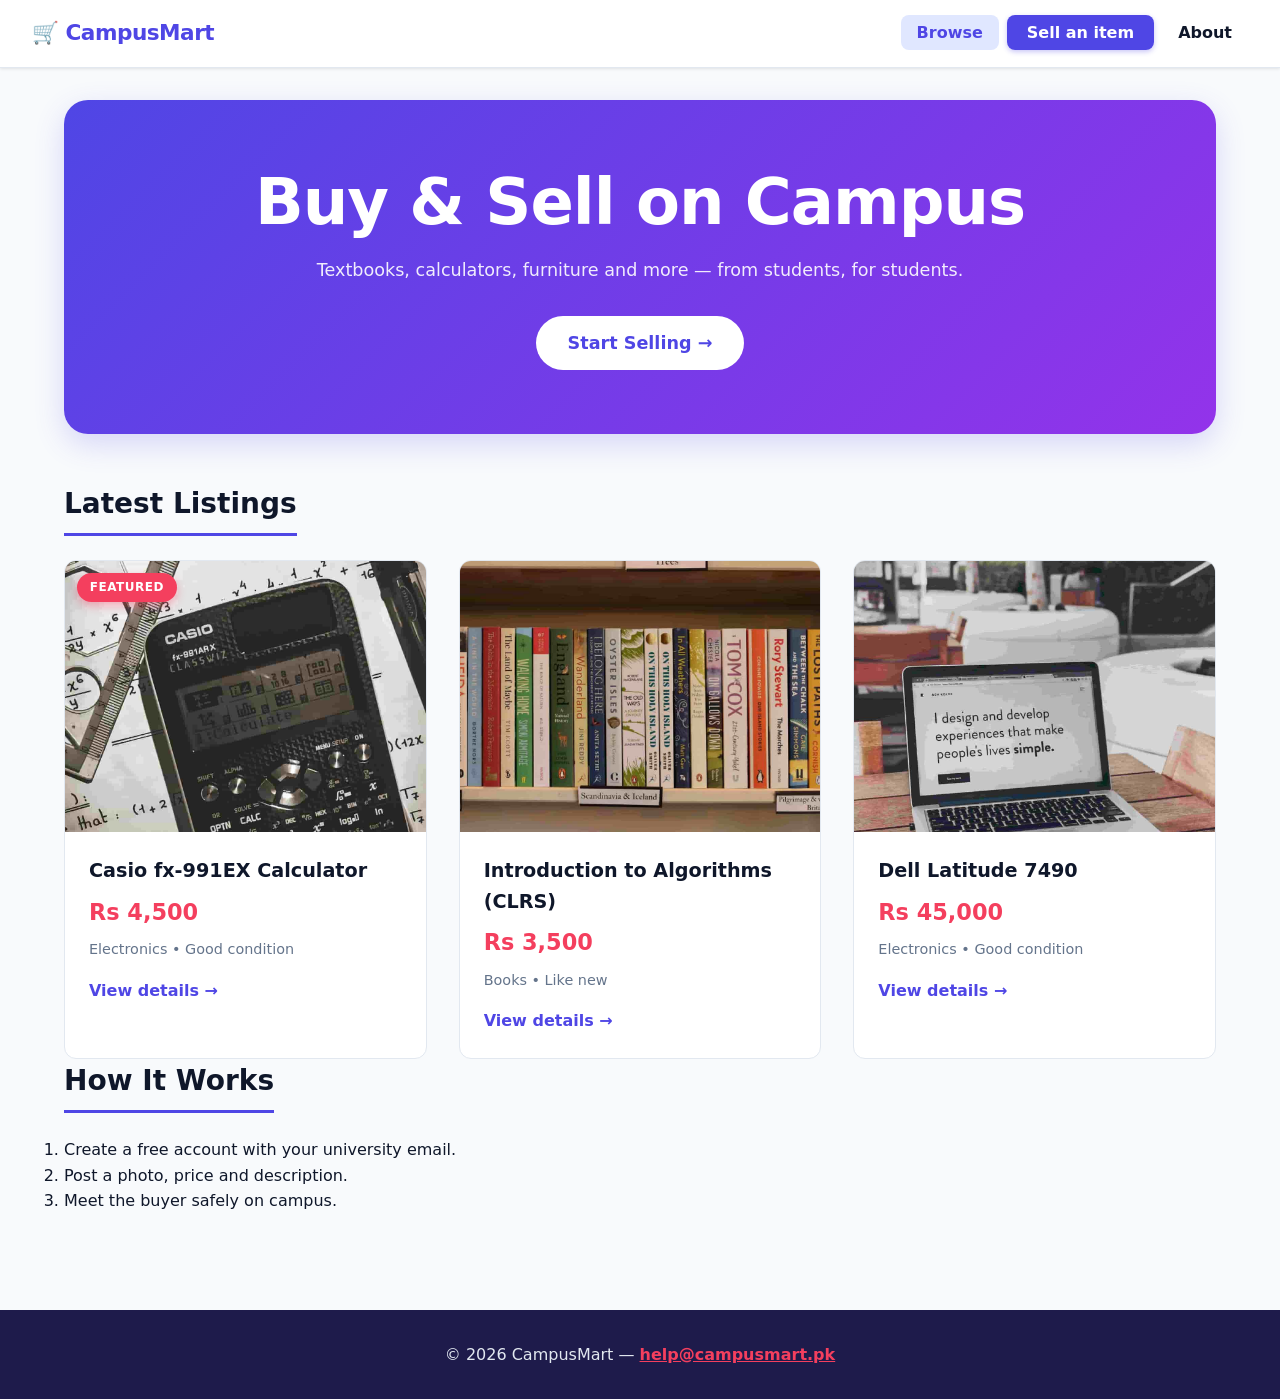
<file: index.html>
<!DOCTYPE html>
<html lang="en">
<head>
    <meta charset="UTF-8">
    <meta name="viewport" content="width=device-width, initial-scale=1.0">
    <meta name="description" content="Buy and sell second-hand items on campus.">
    <title>CampusMart - Buy & Sell on Campus</title>
    <!-- LINK TO EXTERNAL CSS -->
    <link rel="stylesheet" href="styles.css">
</head>
<body>
    <!-- Flexbox Header -->
    <header class="site-header">
    <a href="index.html" class="logo" aria-label="CampusMart home">🛒 CampusMart</a>
    <nav aria-label="Main navigation">
        <ul class="nav-links">
            <!-- Yahan class="active" add kiya hai -->
            <li><a href="index.html" class="active">Browse</a></li>
            <li><a href="sell.html" class="btn">Sell an item</a></li>
            <li><a href="about.html">About</a></li>
        </ul>
    </nav>
</header>

    <main class="container">
        <!-- Hero Section -->
        <section class="hero" aria-labelledby="hero-heading">
            <h1 id="hero-heading">Buy &amp; Sell on Campus</h1>
            <p>Textbooks, calculators, furniture and more — from students, for students.</p>
            <a href="sell.html" class="cta-btn" aria-label="Start selling an item">Start Selling →</a>
        </section>

        <!-- Grid Listings -->
        <section aria-labelledby="latest-heading">
            <h2 id="latest-heading">Latest Listings</h2>
            <div class="listing-grid">
                <article class="card" aria-labelledby="listing-1-title">
                    <!-- Task 4: Featured Badge -->
                    <span class="badge">Featured</span>
                    <img src="images/calculator.jpg" alt="Casio fx-991EX scientific calculator" width="400" height="300" loading="lazy">
                    <div class="card-body">
                        <h3 id="listing-1-title">Casio fx-991EX Calculator</h3>
                        <p class="price">Rs 4,500</p>
                        <p class="meta">Electronics • Good condition</p>
                        <a href="#">View details →</a>
                    </div>
                </article>

                <article class="card" aria-labelledby="listing-2-title">
                    <img src="images/clrs-book.jpg" alt="Introduction to Algorithms (CLRS) textbook" width="400" height="300" loading="lazy">
                    <div class="card-body">
                        <h3 id="listing-2-title">Introduction to Algorithms (CLRS)</h3>
                        <p class="price">Rs 3,500</p>
                        <p class="meta">Books • Like new</p>
                        <a href="#">View details →</a>
                    </div>
                </article>

                <article class="card" aria-labelledby="listing-3-title">
                    <img src="images/laptop.jpg" alt="Dell Latitude 7490 laptop" width="400" height="300" loading="lazy">
                    <div class="card-body">
                        <h3 id="listing-3-title">Dell Latitude 7490</h3>
                        <p class="price">Rs 45,000</p>
                        <p class="meta">Electronics • Good condition</p>
                        <a href="#">View details →</a>
                    </div>
                </article>
            </div>
        </section>

        <section id="about" aria-labelledby="how-heading">
            <h2 id="how-heading">How It Works</h2>
            <ol>
                <li>Create a free account with your university email.</li>
                <li>Post a photo, price and description.</li>
                <li>Meet the buyer safely on campus.</li>
            </ol>
        </section>
    </main>

    <footer>
        <p>&copy; 2026 CampusMart — <a href="mailto:help@campusmart.pk">help@campusmart.pk</a></p>
    </footer>
</body>
</html>
</file>
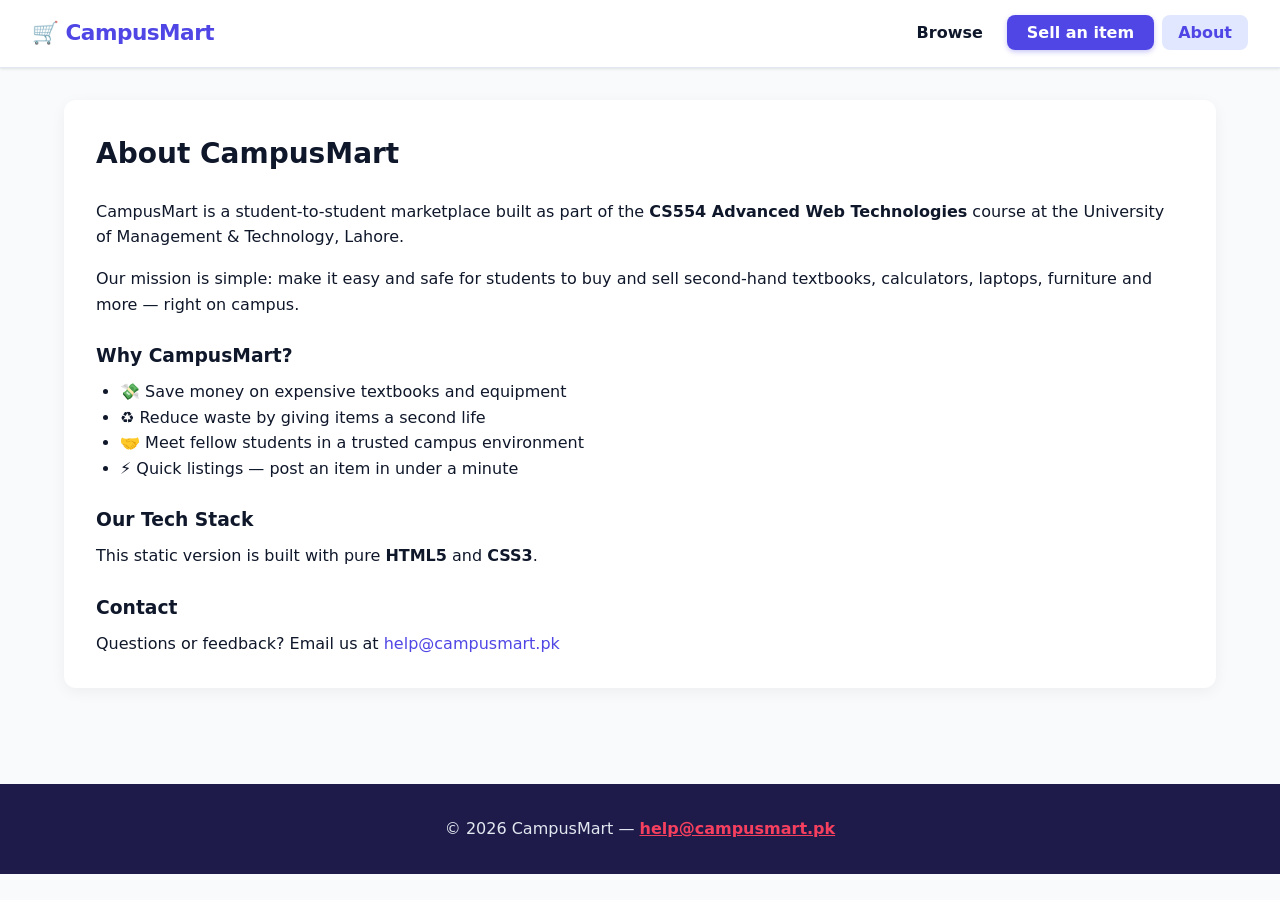
<file: about.html>
<!DOCTYPE html>
<html lang="en">
<head>
    <meta charset="UTF-8">
    <meta name="viewport" content="width=device-width, initial-scale=1.0">
    <meta name="description" content="About CampusMart - the student marketplace.">
    <title>About - CampusMart</title>
    <link rel="stylesheet" href="styles.css">
</head>
<body>
    <header class="site-header">
    <a href="index.html" class="logo" aria-label="CampusMart home">🛒 CampusMart</a>
    <nav aria-label="Main navigation">
        <ul class="nav-links">
            <li><a href="index.html">Browse</a></li>
            <li><a href="sell.html" class="btn">Sell an item</a></li>
            <!-- About ko active karna hai -->
            <li><a href="about.html" class="active">About</a></li>
        </ul>
    </nav>
</header>

    <main class="container">
        <section aria-labelledby="about-heading" style="background: var(--color-surface); padding: 2rem; border-radius: var(--radius); box-shadow: var(--shadow-md);">
            <h2 id="about-heading" style="border:none; margin-bottom:1rem;">About CampusMart</h2>
            <p style="margin-bottom:1rem;">CampusMart is a student-to-student marketplace built as part of the <strong>CS554 Advanced Web Technologies</strong> course at the University of Management & Technology, Lahore.</p>
            <p style="margin-bottom:1rem;">Our mission is simple: make it easy and safe for students to buy and sell second-hand textbooks, calculators, laptops, furniture and more — right on campus.</p>

            <h3 style="margin: 1.5rem 0 0.5rem;">Why CampusMart?</h3>
            <ul style="padding-left: 1.5rem; margin-bottom: 1rem;">
                <li>💸 Save money on expensive textbooks and equipment</li>
                <li>♻️ Reduce waste by giving items a second life</li>
                <li>🤝 Meet fellow students in a trusted campus environment</li>
                <li>⚡ Quick listings — post an item in under a minute</li>
            </ul>

            <h3 style="margin: 1.5rem 0 0.5rem;">Our Tech Stack</h3>
            <p style="margin-bottom:1rem;">This static version is built with pure <strong>HTML5</strong> and <strong>CSS3</strong>.</p>

            <h3 style="margin: 1.5rem 0 0.5rem;">Contact</h3>
            <p>Questions or feedback? Email us at <a href="mailto:help@campusmart.pk">help@campusmart.pk</a></p>
        </section>
    </main>

    <footer>
        <p>&copy; 2026 CampusMart — <a href="mailto:help@campusmart.pk">help@campusmart.pk</a></p>
    </footer>
</body>
</html>
</file>
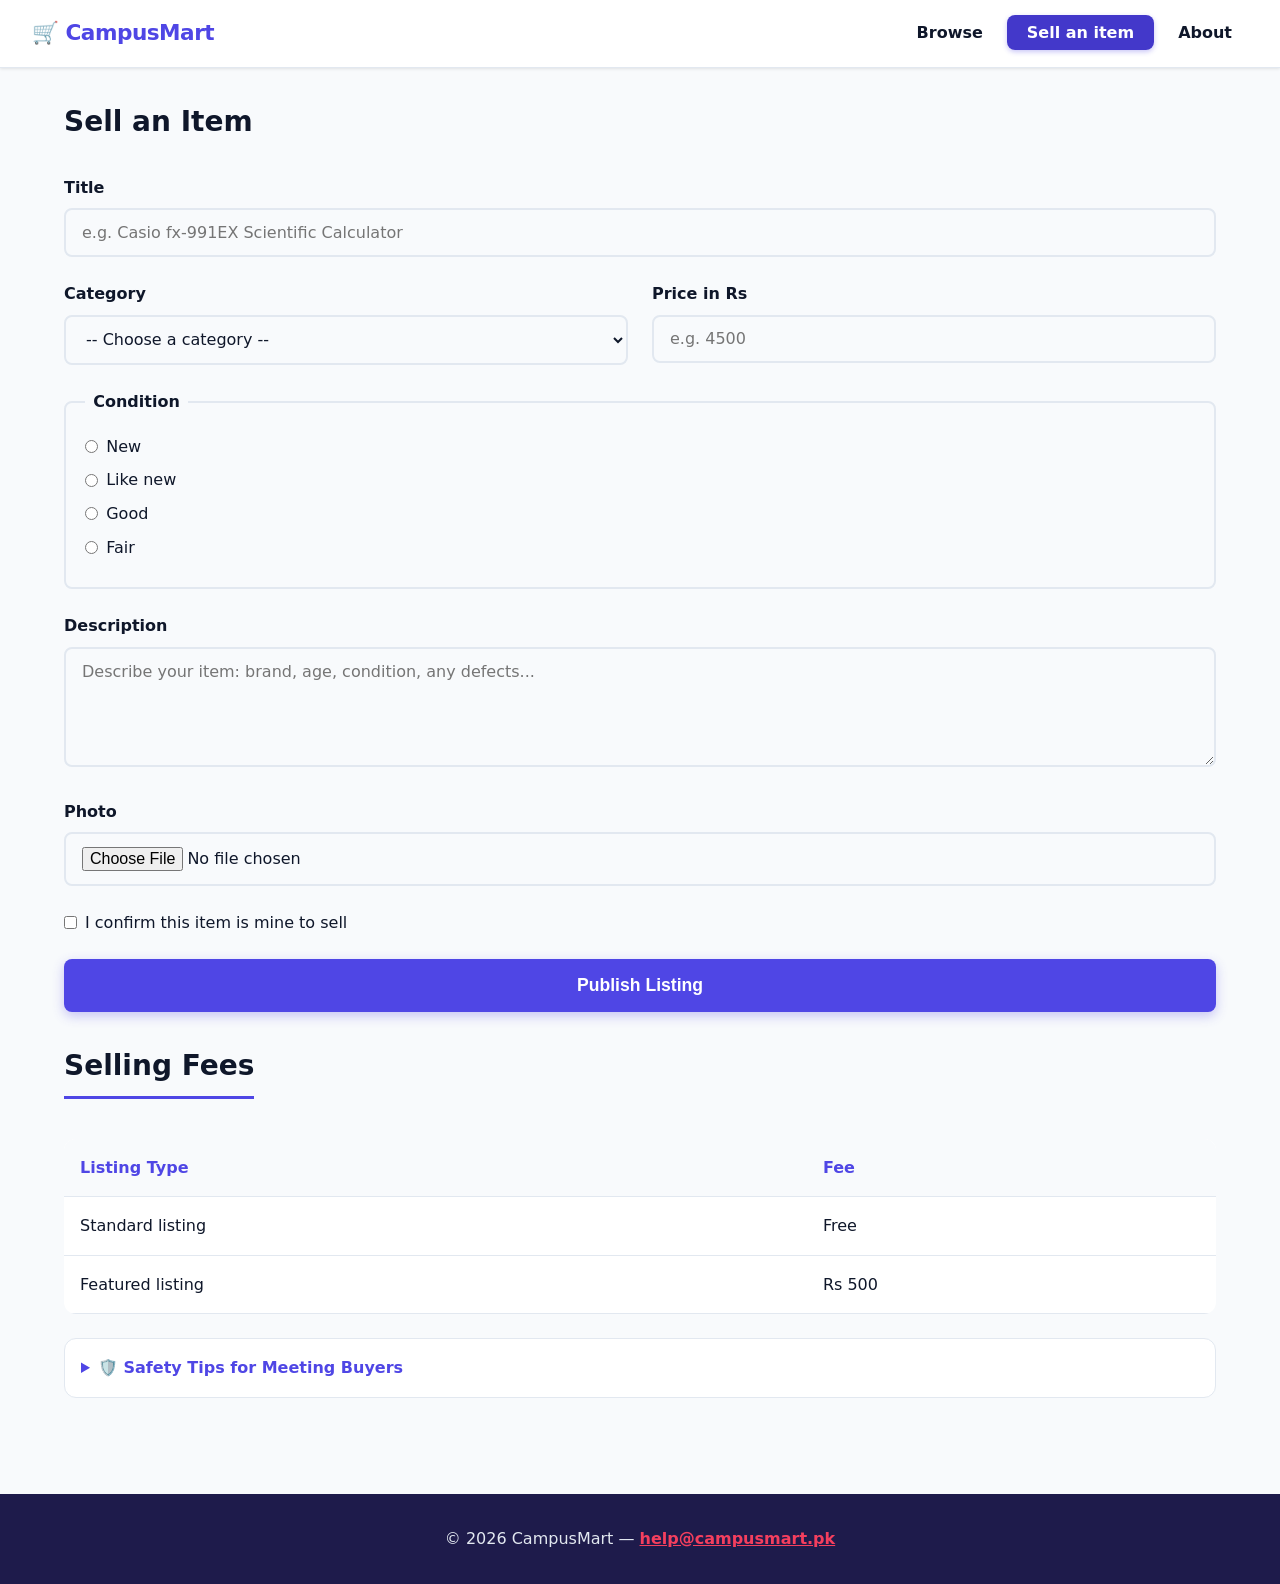
<file: sell.html>
<!DOCTYPE html>
<html lang="en">
<head>
    <meta charset="UTF-8">
    <meta name="viewport" content="width=device-width, initial-scale=1.0">
    <meta name="description" content="Sell your second-hand items on CampusMart.">
    <title>Sell an Item - CampusMart</title>
    <link rel="stylesheet" href="styles.css">
</head>
<body>
    <header class="site-header">
    <a href="index.html" class="logo" aria-label="CampusMart home">🛒 CampusMart</a>
    <nav aria-label="Main navigation">
        <ul class="nav-links">
            <li><a href="index.html">Browse</a></li>
            <!-- Sell button ko active karna hai -->
            <li><a href="sell.html" class="btn active">Sell an item</a></li>
            <li><a href="about.html">About</a></li>
        </ul>
    </nav>
</header>

    <main class="container">
        <section aria-labelledby="sell-heading">
            <h2 id="sell-heading" style="border:none; margin-bottom:1.5rem;">Sell an Item</h2>
            
            <form action="/api/listings" method="post" enctype="multipart/form-data">
                <div class="form-group">
                    <label for="title">Title</label>
                    <input id="title" name="title" type="text" required minlength="5" maxlength="100" placeholder="e.g. Casio fx-991EX Scientific Calculator">
                </div>

                <!-- Task 3: Price and Category Side-by-side (Grid) -->
                <div class="form-row">
                    <div class="form-group">
                        <label for="category">Category</label>
                        <select id="category" name="category" required>
                            <option value="">-- Choose a category --</option>
                            <option value="books">Books</option>
                            <option value="electronics">Electronics</option>
                            <option value="furniture">Furniture</option>
                            <option value="clothing">Clothing</option>
                            <option value="stationery">Stationery</option>
                        </select>
                    </div>
                    <div class="form-group">
                        <label for="price">Price in Rs</label>
                        <input id="price" name="price" type="number" required min="50" step="10" placeholder="e.g. 4500">
                    </div>
                </div>

                <fieldset>
                    <legend>Condition</legend>
                    <div class="radio-group">
                        <label><input type="radio" name="condition" value="NEW" required> New</label>
                        <label><input type="radio" name="condition" value="LIKE_NEW"> Like new</label>
                        <label><input type="radio" name="condition" value="GOOD"> Good</label>
                        <label><input type="radio" name="condition" value="FAIR"> Fair</label>
                    </div>
                </fieldset>

                <div class="form-group">
                    <label for="description">Description</label>
                    <textarea id="description" name="description" required minlength="20" placeholder="Describe your item: brand, age, condition, any defects..."></textarea>
                </div>

                <div class="form-group">
                    <label for="photo">Photo</label>
                    <input id="photo" name="photo" type="file" accept="image/*">
                </div>

                <div class="form-group checkbox-group">
                    <label>
                        <input type="checkbox" name="confirm" required>
                        I confirm this item is mine to sell
                    </label>
                </div>

                <button type="submit" class="submit-btn">Publish Listing</button>
            </form>
        </section>

        <section aria-labelledby="fees-heading" style="margin-top: 2rem;">
            <h2 id="fees-heading">Selling Fees</h2>
            <table>
                <thead>
                    <tr>
                        <th scope="col">Listing Type</th>
                        <th scope="col">Fee</th>
                    </tr>
                </thead>
                <tbody>
                    <tr>
                        <td>Standard listing</td>
                        <td>Free</td>
                    </tr>
                    <tr>
                        <td>Featured listing</td>
                        <td>Rs 500</td>
                    </tr>
                </tbody>
            </table>
        </section>

        <details>
            <summary>🛡️ Safety Tips for Meeting Buyers</summary>
            <ul>
                <li>Always meet in a public place on campus (library, cafeteria).</li>
                <li>Bring a friend if possible.</li>
                <li>Inspect the item before payment.</li>
                <li>Use cash or instant bank transfer — avoid cheques.</li>
                <li>Trust your instincts; if something feels off, walk away.</li>
            </ul>
        </details>
    </main>

    <footer>
        <p>&copy; 2026 CampusMart — <a href="mailto:help@campusmart.pk">help@campusmart.pk</a></p>
    </footer>
</body>
</html>
</file>
<file: styles.css>
/* =========================================
   1. RESET & BOX MODEL
   ========================================= */
*, *::before, *::after {
    box-sizing: border-box;
    margin: 0;
    padding: 0;
}

img {
    max-width: 100%;
    display: block;
    height: auto;
}

/* =========================================
   2. UNIQUE COLOR PALETTE & DARK MODE
   ========================================= */
:root {
    --color-bg: #f8fafc;            /* Light grayish blue background */
    --color-surface: #ffffff;
    --color-text: #0f172a;          /* Deep slate text */
    --color-muted: #64748b;
    --color-border: #e2e8f0;
    --color-primary: #4f46e5;       /* Indigo Primary */
    --color-primary-hover: #4338ca;
    --color-accent: #f43f5e;        /* Rose accent for prices/badges */
    --color-nav-active-bg: #e0e7ff; /* Light indigo for active nav */
    --color-footer-bg: #1e1b4b;     /* Dark indigo footer */
    --radius: 0.75rem;
    --shadow-sm: 0 1px 3px rgba(0,0,0,0.1);
    --shadow-md: 0 4px 15px rgba(0,0,0,0.05);
    --shadow-hover: 0 10px 25px rgba(79, 70, 229, 0.15); /* Indigo glow */
}

@media (prefers-color-scheme: dark) {
    :root {
        --color-bg: #0f172a;
        --color-surface: #1e293b;
        --color-text: #f8fafc;
        --color-muted: #94a3b8;
        --color-border: #334155;
        --color-primary: #818cf8;
        --color-primary-hover: #a5b4fc;
        --color-accent: #fb7185;
        --color-nav-active-bg: #3730a3;
        --color-footer-bg: #020617;
    }
}

/* =========================================
   3. BASE STYLES
   ========================================= */
body {
    font-family: system-ui, -apple-system, "Segoe UI", Roboto, sans-serif;
    line-height: 1.6;
    background-color: var(--color-bg);
    color: var(--color-text);
    transition: background-color 0.3s, color 0.3s;
}

a { color: var(--color-primary); text-decoration: none; }

/* =========================================
   4. HEADER & NAVBAR (With Active State)
   ========================================= */
.site-header {
    display: flex;
    justify-content: space-between;
    align-items: center;
    padding: 1rem 2rem;
    background-color: var(--color-surface);
    border-bottom: 1px solid var(--color-border);
    position: sticky;
    top: 0;
    z-index: 100;
    box-shadow: var(--shadow-sm);
}

.logo {
    font-weight: 800;
    font-size: 1.35rem;
    color: var(--color-primary);
    letter-spacing: -0.5px;
}

.nav-links {
    display: flex;
    gap: 0.5rem; /* Gap kam kiya kyunke padding add ki hai */
    align-items: center;
    list-style: none;
}

.nav-links a {
    color: var(--color-text);
    font-weight: 600;
    padding: 0.5rem 1rem;
    border-radius: 0.5rem;
    transition: all 0.2s;
}

.nav-links a:hover {
    color: var(--color-primary);
    background-color: var(--color-nav-active-bg);
}

/* NAYA: Active Link Style (Jo page open ho uske liye) */
.nav-links a.active {
    color: var(--color-primary);
    background-color: var(--color-nav-active-bg);
}

/* "Sell an item" Button Style */
.nav-links .btn {
    background-color: var(--color-primary);
    color: white;
    padding: 0.5rem 1.25rem;
    border-radius: 0.5rem;
    box-shadow: 0 2px 5px rgba(79, 70, 229, 0.3);
}

.nav-links .btn:hover, .nav-links .btn.active {
    background-color: var(--color-primary-hover);
    color: white;
    transform: translateY(-1px);
}

/* =========================================
   5. LAYOUT, HERO & GRID
   ========================================= */
.container {
    max-width: 75rem;
    margin-inline: auto;
    padding: 2rem 1.5rem;
}

.hero {
    text-align: center;
    padding: 4rem 2rem;
    background: linear-gradient(135deg, #4f46e5, #9333ea); /* Indigo to Purple */
    color: white;
    border-radius: 1.5rem;
    margin-bottom: 3rem;
    box-shadow: 0 10px 30px rgba(79, 70, 229, 0.2);
}

.hero h1 {
    font-size: clamp(2.5rem, 5vw, 4rem);
    font-weight: 800;
    line-height: 1.2;
    margin-bottom: 1rem;
    letter-spacing: -1px;
}

.hero p { font-size: 1.1rem; opacity: 0.9; margin-bottom: 2rem; }

.hero .cta-btn {
    display: inline-block;
    background: white;
    color: var(--color-primary);
    padding: 0.8rem 2rem;
    border-radius: 2rem;
    font-weight: bold;
    font-size: 1.1rem;
    transition: all 0.3s;
}

.hero .cta-btn:hover { transform: translateY(-3px) scale(1.05); box-shadow: 0 10px 20px rgba(0,0,0,0.15); }

h2 {
    color: var(--color-text);
    font-size: 1.75rem;
    margin-bottom: 1.5rem;
    border-bottom: 3px solid var(--color-primary);
    display: inline-block;
    padding-bottom: 0.4rem;
}

.listing-grid {
    display: grid;
    grid-template-columns: repeat(auto-fill, minmax(300px, 1fr));
    gap: 2rem;
}

.card {
    background-color: var(--color-surface);
    border: 1px solid var(--color-border);
    border-radius: var(--radius);
    overflow: hidden;
    transition: all 0.3s ease;
    position: relative;
}

.card:hover {
    transform: translateY(-8px);
    box-shadow: var(--shadow-hover); /* Unique indigo glow */
}

.card img { aspect-ratio: 4 / 3; object-fit: cover; width: 100%; }
.card-body { padding: 1.5rem; }
.card-body h3 { margin-bottom: 0.5rem; font-size: 1.2rem; }

.price {
    font-size: 1.4rem;
    font-weight: 800;
    color: var(--color-accent); /* Rose color for price */
    margin-bottom: 0.5rem;
}

.meta { font-size: 0.9rem; color: var(--color-muted); margin-bottom: 1rem; }

.card-body a {
    display: inline-flex;
    align-items: center;
    color: var(--color-primary);
    font-weight: 700;
}
.card-body a:hover { text-decoration: underline; }

/* Featured Badge */
.badge {
    position: absolute;
    top: 12px;
    left: 12px;
    background: var(--color-accent);
    color: white;
    padding: 0.3rem 0.8rem;
    border-radius: 2rem;
    font-size: 0.75rem;
    font-weight: 800;
    text-transform: uppercase;
    letter-spacing: 0.5px;
    box-shadow: 0 4px 10px rgba(244, 63, 94, 0.4);
}

/* =========================================
   6. FORM STYLES (sell.html)
   ========================================= */
.form-group { margin-bottom: 1.5rem; }
label { display: block; font-weight: 700; margin-bottom: 0.5rem; color: var(--color-text); }

input[type="text"], input[type="number"], select, textarea, input[type="file"] {
    width: 100%;
    padding: 0.8rem 1rem;
    border: 2px solid var(--color-border);
    border-radius: 0.5rem;
    background-color: var(--color-bg);
    color: var(--color-text);
    font-family: inherit;
    font-size: 1rem;
    transition: border-color 0.2s;
}

input:focus-visible, select:focus-visible, textarea:focus-visible {
    outline: none;
    border-color: var(--color-primary);
    box-shadow: 0 0 0 4px var(--color-nav-active-bg);
}

textarea { resize: vertical; min-height: 120px; }

fieldset { border: 2px solid var(--color-border); border-radius: 0.5rem; padding: 1.2rem; margin-bottom: 1.5rem; }
legend { font-weight: bold; padding: 0 0.5rem; }

.radio-group label, .checkbox-group label { display: flex; align-items: center; gap: 0.5rem; font-weight: normal; margin-bottom: 0.5rem; cursor: pointer; }
.checkbox-group input, .radio-group input { width: auto; accent-color: var(--color-primary); }

.submit-btn {
    background-color: var(--color-primary);
    color: white;
    padding: 1rem;
    border: none;
    border-radius: 0.5rem;
    font-size: 1.1rem;
    font-weight: bold;
    cursor: pointer;
    width: 100%;
    transition: background-color 0.2s;
    box-shadow: 0 4px 12px rgba(79, 70, 229, 0.3);
}
.submit-btn:hover { background-color: var(--color-primary-hover); transform: translateY(-2px); }

/* Grid for Form Row */
.form-row { display: grid; grid-template-columns: 1fr; gap: 1.5rem; }
@media (min-width: 768px) { .form-row { grid-template-columns: 1fr 1fr; } }

/* =========================================
   7. TABLES & MISC
   ========================================= */
table { width: 100%; border-collapse: collapse; margin-top: 1rem; background: var(--color-surface); border-radius: var(--radius); overflow: hidden; }
th, td { padding: 1rem; border-bottom: 1px solid var(--color-border); text-align: left; }
th { background-color: var(--color-bg); font-weight: 700; color: var(--color-primary); }

details { background-color: var(--color-surface); border: 1px solid var(--color-border); border-radius: var(--radius); padding: 1rem; margin-top: 1.5rem; cursor: pointer; }
summary { font-weight: bold; color: var(--color-primary); }
details ul { padding-left: 1.5rem; margin-top: 1rem; }

footer {
    background-color: var(--color-footer-bg);
    color: #e2e8f0;
    text-align: center;
    padding: 2rem;
    margin-top: 4rem;
}
footer a { color: #f43f5e; text-decoration: underline; font-weight: bold; }

/* =========================================
   8. RESPONSIVE & ACCESSIBILITY
   ========================================= */
@media (max-width: 600px) {
    .nav-links li:not(:last-child) { display: none; } /* Mobile: Sirf button dikhega */
    .hero { padding: 3rem 1rem; border-radius: 0; }
    .hero h1 { font-size: 2.2rem; }
}

@media (prefers-reduced-motion: reduce) {
    * { transition: none !important; }
}
</file>
